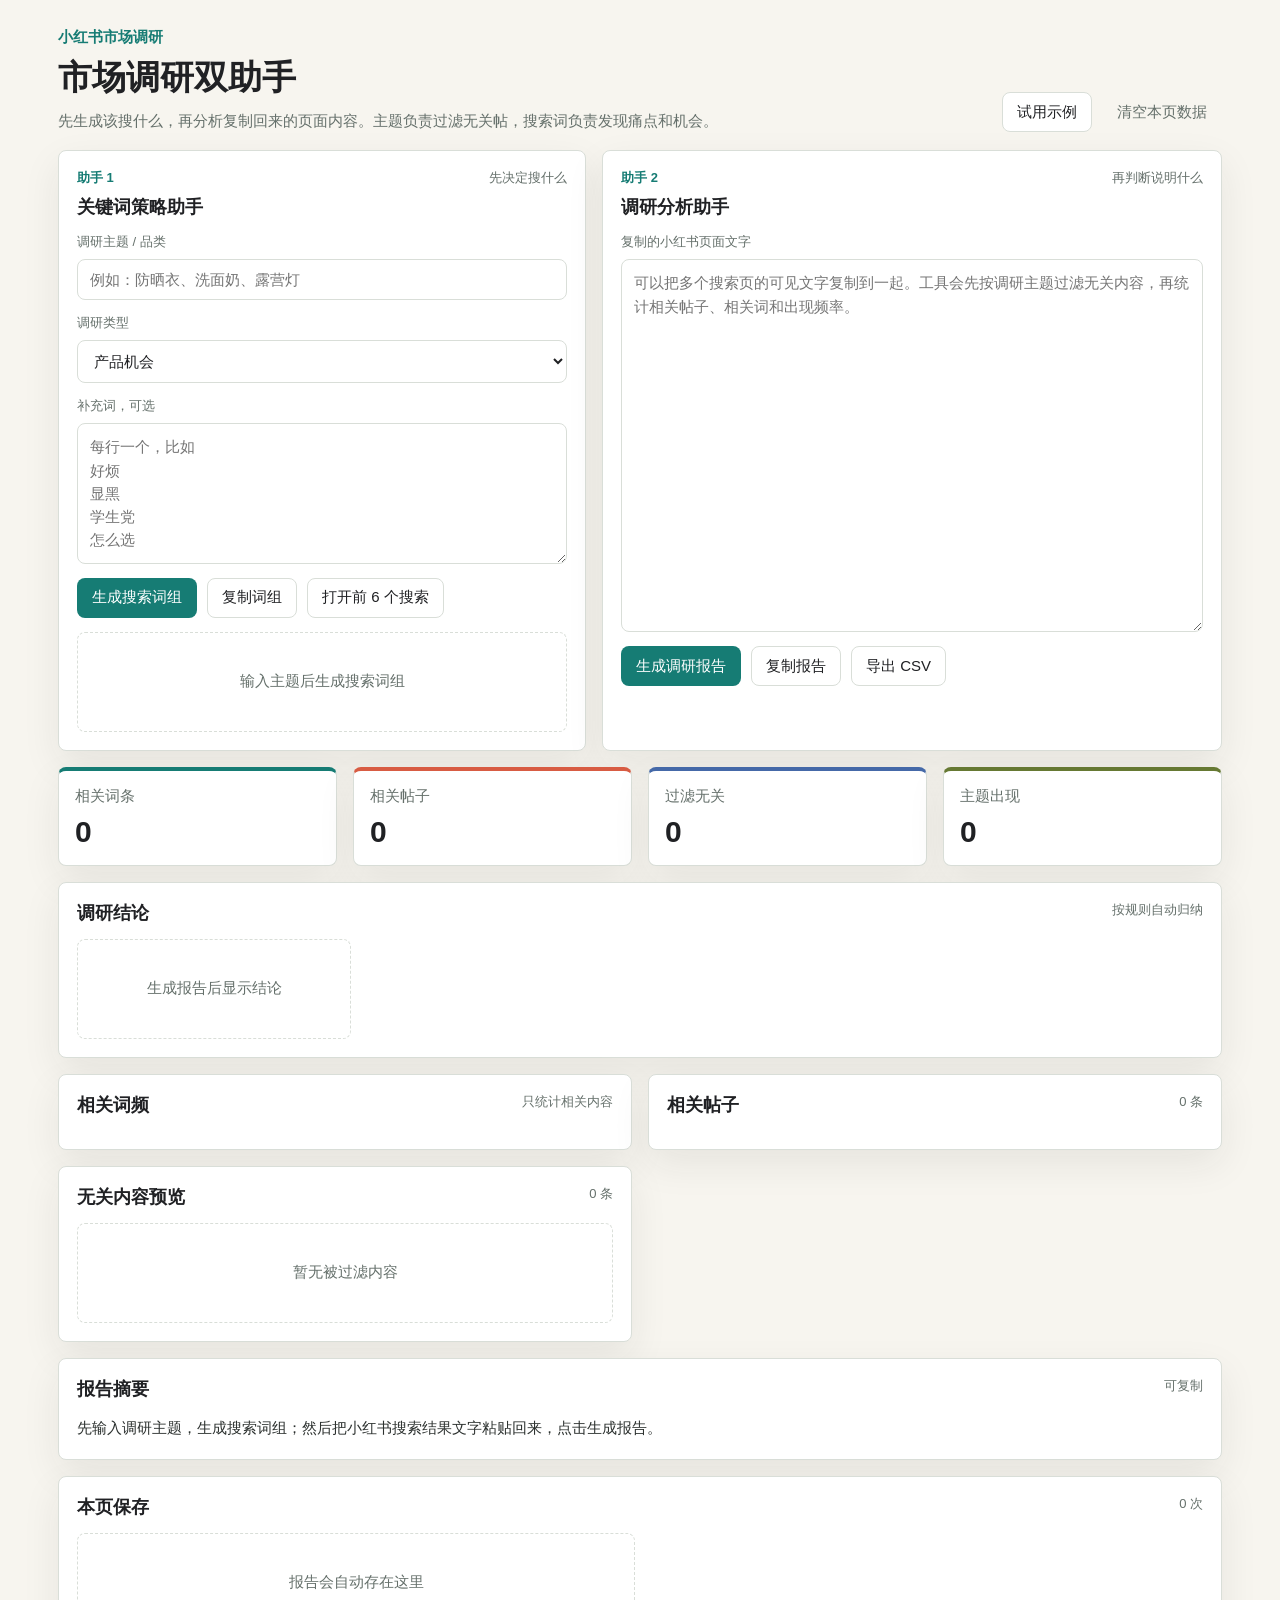
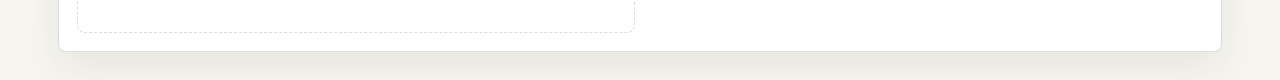
<file: index.html>
<!doctype html>
<html lang="zh-CN">
  <head>
    <meta charset="utf-8" />
    <meta name="viewport" content="width=device-width, initial-scale=1" />
    <title>小红书市场调研双助手</title>
    <link rel="stylesheet" href="./styles.css" />
  </head>
  <body>
    <main class="page">
      <header class="hero">
        <div>
          <p class="eyebrow">小红书市场调研</p>
          <h1>市场调研双助手</h1>
          <p class="sub">先生成该搜什么，再分析复制回来的页面内容。主题负责过滤无关帖，搜索词负责发现痛点和机会。</p>
        </div>
        <div class="hero-actions">
          <button class="secondary-button" id="loadSampleButton" type="button">试用示例</button>
          <button class="ghost-button" id="clearAllButton" type="button">清空本页数据</button>
        </div>
      </header>

      <section class="assistant-grid">
        <section class="panel strategy-panel">
          <div class="panel-head">
            <div>
              <p class="assistant-label">助手 1</p>
              <h2>关键词策略助手</h2>
            </div>
            <span>先决定搜什么</span>
          </div>

          <label>
            <span>调研主题 / 品类</span>
            <input id="topicInput" placeholder="例如：防晒衣、洗面奶、露营灯" autocomplete="off" />
          </label>

          <label>
            <span>调研类型</span>
            <select id="researchType">
              <option value="product">产品机会</option>
              <option value="pain">用户痛点</option>
              <option value="content">内容选题</option>
              <option value="competitor">竞品分析</option>
            </select>
          </label>

          <label>
            <span>补充词，可选</span>
            <textarea id="seedInput" rows="5" placeholder="每行一个，比如&#10;好烦&#10;显黑&#10;学生党&#10;怎么选"></textarea>
          </label>

          <div class="button-row">
            <button class="primary-button" id="suggestButton" type="button">生成搜索词组</button>
            <button class="secondary-button" id="copyQueriesButton" type="button">复制词组</button>
            <button class="secondary-button" id="openSearchButton" type="button">打开前 6 个搜索</button>
          </div>

          <p class="mobile-hint">手机上建议点下面的词条逐个打开搜索页，复制结果后再回到本页生成报告。</p>

          <div class="query-box" id="queryBox">
            <div class="empty">输入主题后生成搜索词组</div>
          </div>
        </section>

        <section class="panel analysis-panel">
          <div class="panel-head">
            <div>
              <p class="assistant-label">助手 2</p>
              <h2>调研分析助手</h2>
            </div>
            <span>再判断说明什么</span>
          </div>

          <label>
            <span>复制的小红书页面文字</span>
            <textarea id="pageTextInput" rows="15" placeholder="可以把多个搜索页的可见文字复制到一起。工具会先按调研主题过滤无关内容，再统计相关帖子、相关词和出现频率。"></textarea>
          </label>

          <div class="button-row">
            <button class="primary-button" id="generateButton" type="button">生成调研报告</button>
            <button class="secondary-button" id="copyReportButton" type="button">复制报告</button>
            <button class="secondary-button" id="exportCsvButton" type="button">导出 CSV</button>
          </div>
        </section>
      </section>

      <section class="metric-grid">
        <div class="metric-card">
          <span>相关词条</span>
          <strong id="metricTerms">0</strong>
        </div>
        <div class="metric-card accent-red">
          <span>相关帖子</span>
          <strong id="metricPosts">0</strong>
        </div>
        <div class="metric-card accent-blue">
          <span>过滤无关</span>
          <strong id="metricFiltered">0</strong>
        </div>
        <div class="metric-card accent-olive">
          <span>主题出现</span>
          <strong id="metricMentions">0</strong>
        </div>
      </section>

      <section class="report-grid">
        <section class="panel wide-panel">
          <div class="panel-head">
            <h2>调研结论</h2>
            <span>按规则自动归纳</span>
          </div>
          <div class="insight-list" id="insightList"></div>
        </section>

        <section class="panel">
          <div class="panel-head">
            <h2>相关词频</h2>
            <span>只统计相关内容</span>
          </div>
          <div class="bar-list" id="termBars"></div>
        </section>

        <section class="panel">
          <div class="panel-head">
            <h2>相关帖子</h2>
            <span id="postCountLabel">0 条</span>
          </div>
          <div class="post-list" id="postList"></div>
        </section>

        <section class="panel">
          <div class="panel-head">
            <h2>无关内容预览</h2>
            <span id="filteredCountLabel">0 条</span>
          </div>
          <div class="filtered-list" id="filteredList"></div>
        </section>

        <section class="panel wide-panel">
          <div class="panel-head">
            <h2>报告摘要</h2>
            <span>可复制</span>
          </div>
          <article class="summary" id="summaryText">先输入调研主题，生成搜索词组；然后把小红书搜索结果文字粘贴回来，点击生成报告。</article>
        </section>

        <aside class="panel wide-panel">
          <div class="panel-head">
            <h2>本页保存</h2>
            <span id="historyCount">0 次</span>
          </div>
          <div class="history-list" id="historyList"></div>
        </aside>
      </section>
    </main>

    <div class="toast" id="toast" role="status" aria-live="polite"></div>

    <script src="./app.js"></script>
  </body>
</html>
</file>
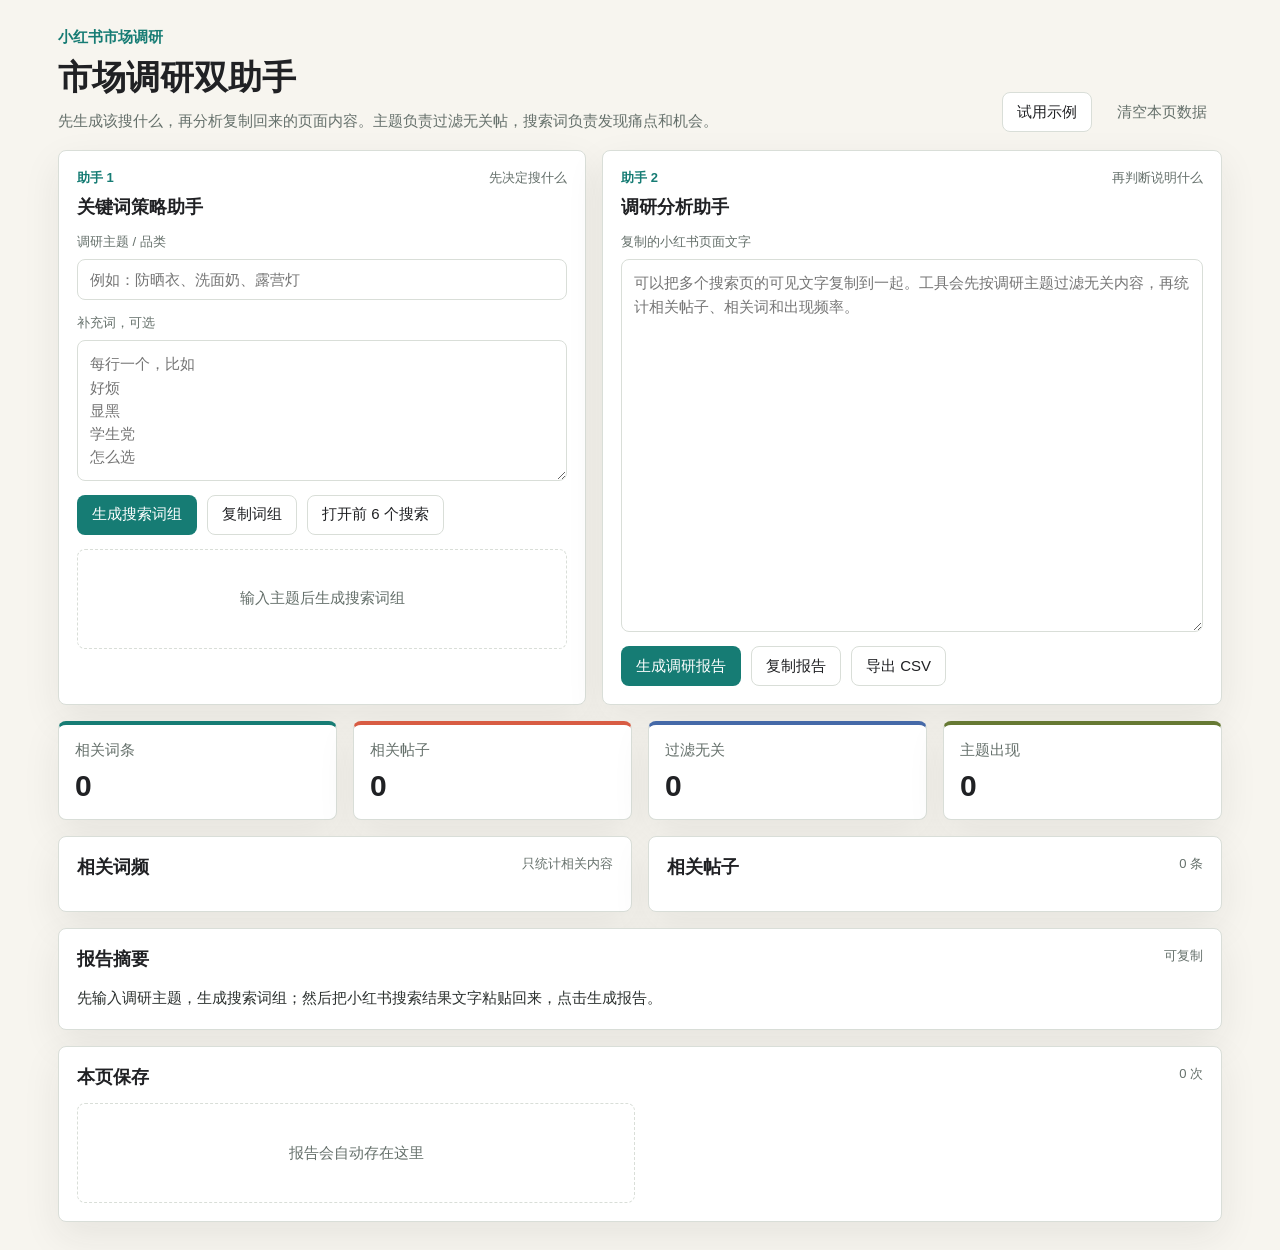
<file: deploy/index.html>
<!doctype html>
<html lang="zh-CN">
  <head>
    <meta charset="utf-8" />
    <meta name="viewport" content="width=device-width, initial-scale=1" />
    <title>小红书市场调研双助手</title>
    <link rel="stylesheet" href="./styles.css" />
  </head>
  <body>
    <main class="page">
      <header class="hero">
        <div>
          <p class="eyebrow">小红书市场调研</p>
          <h1>市场调研双助手</h1>
          <p class="sub">先生成该搜什么，再分析复制回来的页面内容。主题负责过滤无关帖，搜索词负责发现痛点和机会。</p>
        </div>
        <div class="hero-actions">
          <button class="secondary-button" id="loadSampleButton" type="button">试用示例</button>
          <button class="ghost-button" id="clearAllButton" type="button">清空本页数据</button>
        </div>
      </header>

      <section class="assistant-grid">
        <section class="panel strategy-panel">
          <div class="panel-head">
            <div>
              <p class="assistant-label">助手 1</p>
              <h2>关键词策略助手</h2>
            </div>
            <span>先决定搜什么</span>
          </div>

          <label>
            <span>调研主题 / 品类</span>
            <input id="topicInput" placeholder="例如：防晒衣、洗面奶、露营灯" autocomplete="off" />
          </label>

          <label>
            <span>补充词，可选</span>
            <textarea id="seedInput" rows="5" placeholder="每行一个，比如&#10;好烦&#10;显黑&#10;学生党&#10;怎么选"></textarea>
          </label>

          <div class="button-row">
            <button class="primary-button" id="suggestButton" type="button">生成搜索词组</button>
            <button class="secondary-button" id="copyQueriesButton" type="button">复制词组</button>
            <button class="secondary-button" id="openSearchButton" type="button">打开前 6 个搜索</button>
          </div>

          <p class="mobile-hint">手机上建议点下面的词条逐个打开搜索页，复制结果后再回到本页生成报告。</p>

          <div class="query-box" id="queryBox">
            <div class="empty">输入主题后生成搜索词组</div>
          </div>
        </section>

        <section class="panel analysis-panel">
          <div class="panel-head">
            <div>
              <p class="assistant-label">助手 2</p>
              <h2>调研分析助手</h2>
            </div>
            <span>再判断说明什么</span>
          </div>

          <label>
            <span>复制的小红书页面文字</span>
            <textarea id="pageTextInput" rows="15" placeholder="可以把多个搜索页的可见文字复制到一起。工具会先按调研主题过滤无关内容，再统计相关帖子、相关词和出现频率。"></textarea>
          </label>

          <div class="button-row">
            <button class="primary-button" id="generateButton" type="button">生成调研报告</button>
            <button class="secondary-button" id="copyReportButton" type="button">复制报告</button>
            <button class="secondary-button" id="exportCsvButton" type="button">导出 CSV</button>
          </div>
        </section>
      </section>

      <section class="metric-grid">
        <div class="metric-card">
          <span>相关词条</span>
          <strong id="metricTerms">0</strong>
        </div>
        <div class="metric-card accent-red">
          <span>相关帖子</span>
          <strong id="metricPosts">0</strong>
        </div>
        <div class="metric-card accent-blue">
          <span>过滤无关</span>
          <strong id="metricFiltered">0</strong>
        </div>
        <div class="metric-card accent-olive">
          <span>主题出现</span>
          <strong id="metricMentions">0</strong>
        </div>
      </section>

      <section class="report-grid">
        <section class="panel">
          <div class="panel-head">
            <h2>相关词频</h2>
            <span>只统计相关内容</span>
          </div>
          <div class="bar-list" id="termBars"></div>
        </section>

        <section class="panel">
          <div class="panel-head">
            <h2>相关帖子</h2>
            <span id="postCountLabel">0 条</span>
          </div>
          <div class="post-list" id="postList"></div>
        </section>

        <section class="panel wide-panel">
          <div class="panel-head">
            <h2>报告摘要</h2>
            <span>可复制</span>
          </div>
          <article class="summary" id="summaryText">先输入调研主题，生成搜索词组；然后把小红书搜索结果文字粘贴回来，点击生成报告。</article>
        </section>

        <aside class="panel wide-panel">
          <div class="panel-head">
            <h2>本页保存</h2>
            <span id="historyCount">0 次</span>
          </div>
          <div class="history-list" id="historyList"></div>
        </aside>
      </section>
    </main>

    <div class="toast" id="toast" role="status" aria-live="polite"></div>

    <script src="./app.js"></script>
  </body>
</html>
</file>
<file: styles.css>
:root {
  color-scheme: light;
  --ink: #202124;
  --muted: #65706b;
  --paper: #f7f5ef;
  --panel: #ffffff;
  --line: #d9ded8;
  --green: #167c74;
  --green-soft: #e2f3f0;
  --red: #d85c43;
  --red-soft: #fae5df;
  --blue: #4569a8;
  --blue-soft: #e8eef9;
  --olive: #667933;
  --olive-soft: #e9edd8;
  --shadow: 0 14px 38px rgba(32, 33, 36, 0.08);
}

* {
  box-sizing: border-box;
}

body {
  margin: 0;
  background: var(--paper);
  color: var(--ink);
  font-family: "Segoe UI", "Microsoft YaHei", Arial, sans-serif;
  font-size: 15px;
}

button,
input,
textarea,
select {
  font: inherit;
}

button {
  cursor: pointer;
}

.page {
  max-width: 1220px;
  margin: 0 auto;
  padding: 28px;
}

.hero {
  display: flex;
  align-items: flex-end;
  justify-content: space-between;
  gap: 18px;
  margin-bottom: 18px;
}

.eyebrow,
.assistant-label {
  margin: 0 0 8px;
  color: var(--green);
  font-weight: 700;
}

.assistant-label {
  font-size: 13px;
}

h1,
h2,
p {
  margin: 0;
}

h1 {
  font-size: 34px;
  letter-spacing: 0;
}

h2 {
  font-size: 18px;
  letter-spacing: 0;
}

.sub {
  margin-top: 8px;
  max-width: 720px;
  color: var(--muted);
  line-height: 1.55;
}

.hero-actions,
.button-row {
  display: flex;
  align-items: center;
  gap: 10px;
  flex-wrap: wrap;
}

.assistant-grid {
  display: grid;
  grid-template-columns: minmax(0, 0.92fr) minmax(0, 1.08fr);
  gap: 16px;
  margin-bottom: 16px;
}

.panel,
.metric-card {
  border: 1px solid var(--line);
  border-radius: 8px;
  background: var(--panel);
  box-shadow: var(--shadow);
}

.panel {
  padding: 18px;
}

.panel-head {
  display: flex;
  align-items: flex-start;
  justify-content: space-between;
  gap: 12px;
  margin-bottom: 14px;
}

.panel-head > span {
  color: var(--muted);
  font-size: 13px;
  white-space: nowrap;
}

label {
  display: grid;
  gap: 8px;
  margin-bottom: 14px;
}

label span {
  color: var(--muted);
  font-size: 13px;
}

input,
textarea,
select {
  width: 100%;
  border: 1px solid var(--line);
  border-radius: 8px;
  background: #fff;
  color: var(--ink);
  padding: 11px 12px;
  outline: none;
}

textarea {
  resize: vertical;
  line-height: 1.55;
}

input:focus,
textarea:focus,
select:focus {
  border-color: var(--green);
  box-shadow: 0 0 0 3px rgba(22, 124, 116, 0.12);
}

.primary-button,
.secondary-button,
.ghost-button {
  min-height: 40px;
  border-radius: 8px;
  border: 1px solid transparent;
  padding: 0 14px;
  white-space: nowrap;
}

.primary-button {
  background: var(--green);
  color: #fff;
}

.primary-button:hover {
  background: #0f625c;
}

.secondary-button {
  border-color: var(--line);
  background: #fff;
  color: var(--ink);
}

.secondary-button:hover {
  border-color: var(--green);
}

.ghost-button {
  background: transparent;
  color: var(--muted);
}

.ghost-button:hover {
  color: var(--ink);
}

.query-box {
  display: grid;
  gap: 12px;
  margin-top: 14px;
}

.mobile-hint {
  display: none;
  margin: 12px 0 0;
  color: var(--muted);
  font-size: 13px;
  line-height: 1.55;
}

.query-group {
  border: 1px solid var(--line);
  border-radius: 8px;
  background: #fff;
  padding: 12px;
}

.query-group h3 {
  margin: 0 0 9px;
  font-size: 15px;
  letter-spacing: 0;
}

.query-list {
  display: flex;
  flex-wrap: wrap;
  gap: 8px;
}

.query-chip,
.tag {
  display: inline-flex;
  align-items: center;
  min-height: 28px;
  border-radius: 8px;
  background: var(--green-soft);
  color: var(--green);
  padding: 0 9px;
  font-size: 13px;
  text-decoration: none;
}

.query-chip:hover {
  background: #cfece8;
}

.metric-grid {
  display: grid;
  grid-template-columns: repeat(4, 1fr);
  gap: 16px;
  margin-bottom: 16px;
}

.metric-card {
  border-top: 4px solid var(--green);
  padding: 16px;
}

.metric-card.accent-red {
  border-top-color: var(--red);
}

.metric-card.accent-blue {
  border-top-color: var(--blue);
}

.metric-card.accent-olive {
  border-top-color: var(--olive);
}

.metric-card span {
  display: block;
  margin-bottom: 9px;
  color: var(--muted);
}

.metric-card strong {
  font-size: 30px;
}

.report-grid {
  display: grid;
  grid-template-columns: repeat(2, minmax(0, 1fr));
  gap: 16px;
}

.wide-panel {
  grid-column: 1 / -1;
}

.history-list,
.post-list,
.bar-list,
.insight-list,
.filtered-list {
  display: grid;
  gap: 10px;
}

.history-list {
  grid-template-columns: repeat(2, minmax(0, 1fr));
}

.history-item,
.post-item,
.insight-item,
.filtered-item {
  border: 1px solid var(--line);
  border-radius: 8px;
  background: #fff;
  padding: 11px;
}

.insight-list {
  grid-template-columns: repeat(4, minmax(0, 1fr));
}

.insight-item {
  border-top: 4px solid var(--green);
}

.insight-item.warning {
  border-top-color: var(--red);
}

.insight-item.info {
  border-top-color: var(--blue);
}

.insight-item.muted {
  border-top-color: var(--olive);
}

.insight-item strong {
  display: block;
  margin-bottom: 7px;
}

.insight-item p,
.filtered-item p {
  margin: 0;
  color: var(--muted);
  line-height: 1.55;
  font-size: 13px;
}

.history-item {
  display: grid;
  grid-template-columns: 1fr auto;
  align-items: center;
  gap: 8px;
}

.history-item strong,
.post-item strong {
  display: block;
}

.meta {
  margin-top: 5px;
  color: var(--muted);
  font-size: 12px;
  line-height: 1.45;
}

.bar-row {
  display: grid;
  grid-template-columns: minmax(90px, 160px) 1fr 44px;
  align-items: center;
  gap: 10px;
}

.bar-name {
  overflow: hidden;
  text-overflow: ellipsis;
  white-space: nowrap;
}

.bar-track {
  height: 12px;
  border-radius: 8px;
  background: #ece9e1;
  overflow: hidden;
}

.bar-fill {
  height: 100%;
  background: var(--red);
}

.tag-row {
  display: flex;
  flex-wrap: wrap;
  gap: 6px;
  margin-top: 8px;
}

.tag {
  min-height: 24px;
  padding: 0 7px;
  font-size: 12px;
}

.summary {
  white-space: pre-wrap;
  color: #2c312f;
  line-height: 1.75;
}

.empty {
  display: grid;
  place-items: center;
  min-height: 100px;
  border: 1px dashed var(--line);
  border-radius: 8px;
  color: var(--muted);
  background: #fff;
  text-align: center;
}

.toast {
  position: fixed;
  right: 20px;
  bottom: 20px;
  max-width: 360px;
  border-radius: 8px;
  background: var(--ink);
  color: #fff;
  padding: 12px 14px;
  opacity: 0;
  transform: translateY(10px);
  pointer-events: none;
  transition: 180ms ease;
}

.toast.is-visible {
  opacity: 1;
  transform: translateY(0);
}

@media (max-width: 920px) {
  .page {
    padding: 18px;
  }

  .hero,
  .hero-actions,
  .button-row {
    align-items: stretch;
    flex-direction: column;
  }

  .assistant-grid,
  .metric-grid,
  .report-grid,
  .history-list,
  .insight-list {
    grid-template-columns: 1fr;
  }

  .wide-panel {
    grid-column: auto;
  }

  .primary-button,
  .secondary-button,
  .ghost-button {
    width: 100%;
    min-height: 44px;
  }

  .panel {
    padding: 16px;
  }

  .panel-head {
    align-items: flex-start;
    flex-direction: column;
  }

  .panel-head > span {
    white-space: normal;
  }

  .query-list {
    display: grid;
    grid-template-columns: 1fr;
  }

  .query-chip {
    justify-content: center;
    min-height: 42px;
  }

  .mobile-hint {
    display: block;
  }
}

@media (max-width: 560px) {
  .page {
    padding: 14px;
  }

  h1 {
    font-size: 28px;
  }

  textarea {
    min-height: 220px;
  }

  .metric-card strong {
    font-size: 26px;
  }

  .bar-row {
    grid-template-columns: 1fr 42px;
    gap: 8px;
  }

  .bar-name {
    grid-column: 1 / -1;
    white-space: normal;
  }

  .bar-track {
    grid-column: 1 / 2;
  }

  .history-item {
    grid-template-columns: 1fr;
  }
}
</file>
<file: deploy/styles.css>
:root {
  color-scheme: light;
  --ink: #202124;
  --muted: #65706b;
  --paper: #f7f5ef;
  --panel: #ffffff;
  --line: #d9ded8;
  --green: #167c74;
  --green-soft: #e2f3f0;
  --red: #d85c43;
  --red-soft: #fae5df;
  --blue: #4569a8;
  --blue-soft: #e8eef9;
  --olive: #667933;
  --olive-soft: #e9edd8;
  --shadow: 0 14px 38px rgba(32, 33, 36, 0.08);
}

* {
  box-sizing: border-box;
}

body {
  margin: 0;
  background: var(--paper);
  color: var(--ink);
  font-family: "Segoe UI", "Microsoft YaHei", Arial, sans-serif;
  font-size: 15px;
}

button,
input,
textarea {
  font: inherit;
}

button {
  cursor: pointer;
}

.page {
  max-width: 1220px;
  margin: 0 auto;
  padding: 28px;
}

.hero {
  display: flex;
  align-items: flex-end;
  justify-content: space-between;
  gap: 18px;
  margin-bottom: 18px;
}

.eyebrow,
.assistant-label {
  margin: 0 0 8px;
  color: var(--green);
  font-weight: 700;
}

.assistant-label {
  font-size: 13px;
}

h1,
h2,
p {
  margin: 0;
}

h1 {
  font-size: 34px;
  letter-spacing: 0;
}

h2 {
  font-size: 18px;
  letter-spacing: 0;
}

.sub {
  margin-top: 8px;
  max-width: 720px;
  color: var(--muted);
  line-height: 1.55;
}

.hero-actions,
.button-row {
  display: flex;
  align-items: center;
  gap: 10px;
  flex-wrap: wrap;
}

.assistant-grid {
  display: grid;
  grid-template-columns: minmax(0, 0.92fr) minmax(0, 1.08fr);
  gap: 16px;
  margin-bottom: 16px;
}

.panel,
.metric-card {
  border: 1px solid var(--line);
  border-radius: 8px;
  background: var(--panel);
  box-shadow: var(--shadow);
}

.panel {
  padding: 18px;
}

.panel-head {
  display: flex;
  align-items: flex-start;
  justify-content: space-between;
  gap: 12px;
  margin-bottom: 14px;
}

.panel-head > span {
  color: var(--muted);
  font-size: 13px;
  white-space: nowrap;
}

label {
  display: grid;
  gap: 8px;
  margin-bottom: 14px;
}

label span {
  color: var(--muted);
  font-size: 13px;
}

input,
textarea {
  width: 100%;
  border: 1px solid var(--line);
  border-radius: 8px;
  background: #fff;
  color: var(--ink);
  padding: 11px 12px;
  outline: none;
}

textarea {
  resize: vertical;
  line-height: 1.55;
}

input:focus,
textarea:focus {
  border-color: var(--green);
  box-shadow: 0 0 0 3px rgba(22, 124, 116, 0.12);
}

.primary-button,
.secondary-button,
.ghost-button {
  min-height: 40px;
  border-radius: 8px;
  border: 1px solid transparent;
  padding: 0 14px;
  white-space: nowrap;
}

.primary-button {
  background: var(--green);
  color: #fff;
}

.primary-button:hover {
  background: #0f625c;
}

.secondary-button {
  border-color: var(--line);
  background: #fff;
  color: var(--ink);
}

.secondary-button:hover {
  border-color: var(--green);
}

.ghost-button {
  background: transparent;
  color: var(--muted);
}

.ghost-button:hover {
  color: var(--ink);
}

.query-box {
  display: grid;
  gap: 12px;
  margin-top: 14px;
}

.mobile-hint {
  display: none;
  margin: 12px 0 0;
  color: var(--muted);
  font-size: 13px;
  line-height: 1.55;
}

.query-group {
  border: 1px solid var(--line);
  border-radius: 8px;
  background: #fff;
  padding: 12px;
}

.query-group h3 {
  margin: 0 0 9px;
  font-size: 15px;
  letter-spacing: 0;
}

.query-list {
  display: flex;
  flex-wrap: wrap;
  gap: 8px;
}

.query-chip,
.tag {
  display: inline-flex;
  align-items: center;
  min-height: 28px;
  border-radius: 8px;
  background: var(--green-soft);
  color: var(--green);
  padding: 0 9px;
  font-size: 13px;
  text-decoration: none;
}

.query-chip:hover {
  background: #cfece8;
}

.metric-grid {
  display: grid;
  grid-template-columns: repeat(4, 1fr);
  gap: 16px;
  margin-bottom: 16px;
}

.metric-card {
  border-top: 4px solid var(--green);
  padding: 16px;
}

.metric-card.accent-red {
  border-top-color: var(--red);
}

.metric-card.accent-blue {
  border-top-color: var(--blue);
}

.metric-card.accent-olive {
  border-top-color: var(--olive);
}

.metric-card span {
  display: block;
  margin-bottom: 9px;
  color: var(--muted);
}

.metric-card strong {
  font-size: 30px;
}

.report-grid {
  display: grid;
  grid-template-columns: repeat(2, minmax(0, 1fr));
  gap: 16px;
}

.wide-panel {
  grid-column: 1 / -1;
}

.history-list,
.post-list,
.bar-list {
  display: grid;
  gap: 10px;
}

.history-list {
  grid-template-columns: repeat(2, minmax(0, 1fr));
}

.history-item,
.post-item {
  border: 1px solid var(--line);
  border-radius: 8px;
  background: #fff;
  padding: 11px;
}

.history-item {
  display: grid;
  grid-template-columns: 1fr auto;
  align-items: center;
  gap: 8px;
}

.history-item strong,
.post-item strong {
  display: block;
}

.meta {
  margin-top: 5px;
  color: var(--muted);
  font-size: 12px;
  line-height: 1.45;
}

.bar-row {
  display: grid;
  grid-template-columns: minmax(90px, 160px) 1fr 44px;
  align-items: center;
  gap: 10px;
}

.bar-name {
  overflow: hidden;
  text-overflow: ellipsis;
  white-space: nowrap;
}

.bar-track {
  height: 12px;
  border-radius: 8px;
  background: #ece9e1;
  overflow: hidden;
}

.bar-fill {
  height: 100%;
  background: var(--red);
}

.tag-row {
  display: flex;
  flex-wrap: wrap;
  gap: 6px;
  margin-top: 8px;
}

.tag {
  min-height: 24px;
  padding: 0 7px;
  font-size: 12px;
}

.summary {
  white-space: pre-wrap;
  color: #2c312f;
  line-height: 1.75;
}

.empty {
  display: grid;
  place-items: center;
  min-height: 100px;
  border: 1px dashed var(--line);
  border-radius: 8px;
  color: var(--muted);
  background: #fff;
  text-align: center;
}

.toast {
  position: fixed;
  right: 20px;
  bottom: 20px;
  max-width: 360px;
  border-radius: 8px;
  background: var(--ink);
  color: #fff;
  padding: 12px 14px;
  opacity: 0;
  transform: translateY(10px);
  pointer-events: none;
  transition: 180ms ease;
}

.toast.is-visible {
  opacity: 1;
  transform: translateY(0);
}

@media (max-width: 920px) {
  .page {
    padding: 18px;
  }

  .hero,
  .hero-actions,
  .button-row {
    align-items: stretch;
    flex-direction: column;
  }

  .assistant-grid,
  .metric-grid,
  .report-grid,
  .history-list {
    grid-template-columns: 1fr;
  }

  .wide-panel {
    grid-column: auto;
  }

  .primary-button,
  .secondary-button,
  .ghost-button {
    width: 100%;
    min-height: 44px;
  }

  .panel {
    padding: 16px;
  }

  .panel-head {
    align-items: flex-start;
    flex-direction: column;
  }

  .panel-head > span {
    white-space: normal;
  }

  .query-list {
    display: grid;
    grid-template-columns: 1fr;
  }

  .query-chip {
    justify-content: center;
    min-height: 42px;
  }

  .mobile-hint {
    display: block;
  }
}

@media (max-width: 560px) {
  .page {
    padding: 14px;
  }

  h1 {
    font-size: 28px;
  }

  textarea {
    min-height: 220px;
  }

  .metric-card strong {
    font-size: 26px;
  }

  .bar-row {
    grid-template-columns: 1fr 42px;
    gap: 8px;
  }

  .bar-name {
    grid-column: 1 / -1;
    white-space: normal;
  }

  .bar-track {
    grid-column: 1 / 2;
  }

  .history-item {
    grid-template-columns: 1fr;
  }
}
</file>
